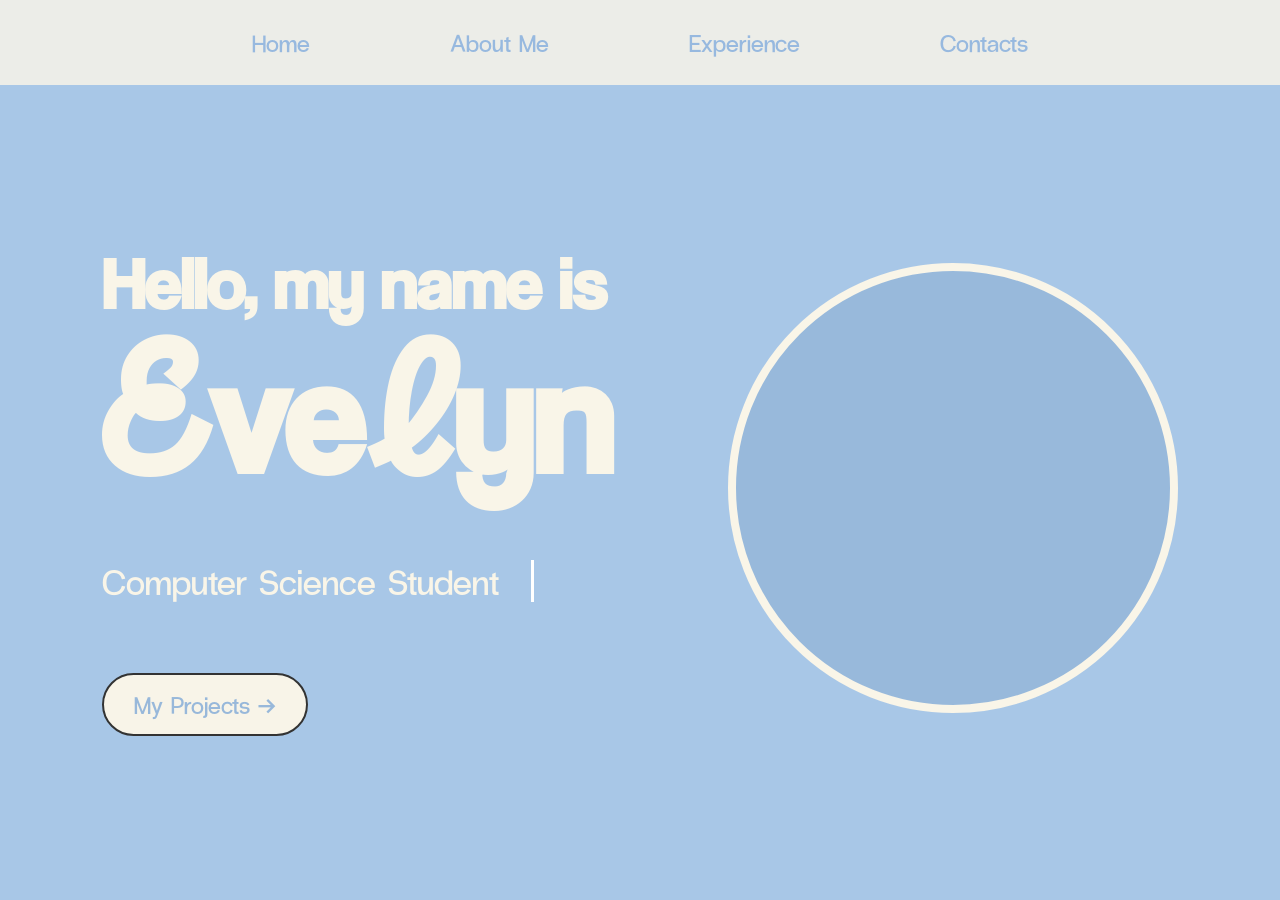
<file: index.html>
<!DOCTYPE html>
<html lang="en">

<head>
<meta charset="UTF-8">
<meta name="viewport" content="width=device-width, initial-scale=1.0">

<title>Velyn's Portfolio</title>

<link rel="stylesheet" href="style.css">

</head>

<body>

<nav class="navbar">

    <a href="index.html">Home</a>
    <a href="about.html">About Me</a>
    <a href="experience.html">Experience</a>
    <a href="contact.html">Contacts</a>

</nav>

<section class="hero">

    <div class="hero-left">

        <h2 class="intro">
            Hello, my name is
        </h2>

<h1 class="name">
    <span class="script-letter">E</span>ve<span class="script-letter">l</span>yn
</h1>
<div class="role-container">
    <p class="role">Computer Science Student</p>
</div>

        <a href="project.html" class="hero-btn">
            My Projects →
        </a>

    </div>

    <div class="hero-right">

        <div class="profile-circle">

        </div>

    </div>

</section>

<script src="script.js"></script>

</body>

</html>
</file>
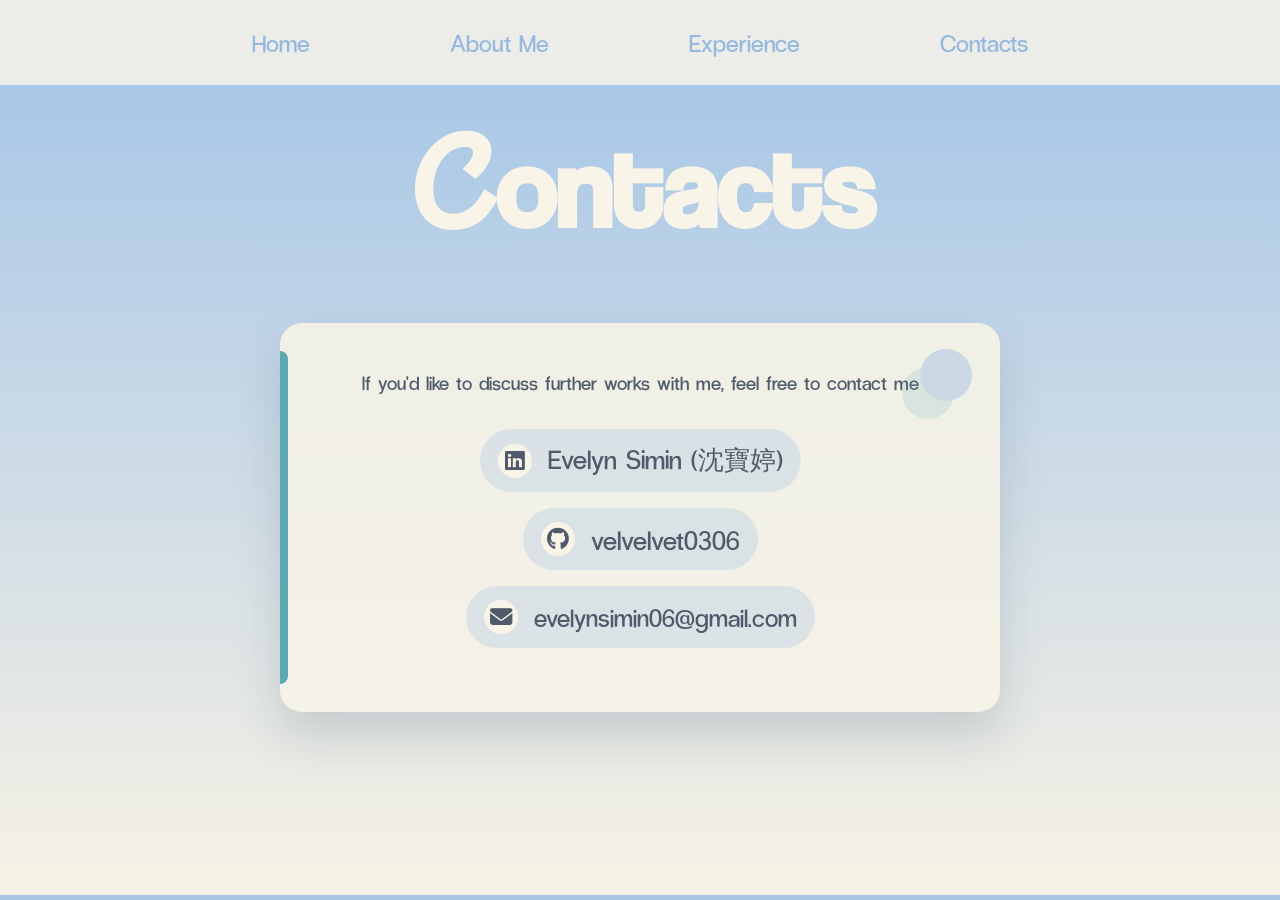
<file: contact.html>
<!DOCTYPE html>
<html lang="en">

<head>

<meta charset="UTF-8">
<meta name="viewport" content="width=device-width, initial-scale=1.0">

<title>Contacts</title>

<link rel="stylesheet" href="style.css?v=contact-title-font">
<link rel="stylesheet"
href="https://cdnjs.cloudflare.com/ajax/libs/font-awesome/6.5.2/css/all.min.css">
</head>

<body>

<nav class="navbar">

    <a href="index.html">Home</a>
    <a href="about.html">About Me</a>
    <a href="experience.html">Experience</a>
    <a href="contact.html">Contacts</a>

</nav>

<section class="contact-section">

<h2 class="contact-title">
    <span class="script-letter">C</span>ontacts
</h2>

    <div class="contact-card">

        <div class="contact-top"></div>

        <div class="contact-content">

            <p class="contact-description">
                If you'd like to discuss further works with me, feel free to contact me
            </p>

            <div class="contact-item">
    <i class="fa-brands fa-linkedin"></i>

    <a href="https://www.linkedin.com/in/evelyn-simin-%E6%B2%88%E5%AF%B6%E5%A9%B7-351b30315/" target="_blank">
         Evelyn Simin (沈寶婷)
    </a>
</div>

<div class="contact-item">
    <i class="fa-brands fa-github"></i>

    <a href="https://github.com/velvelvet0306" target="_blank">
        velvelvet0306
    </a>
</div>

<div class="contact-item">
    <i class="fa-solid fa-envelope"></i>

    <a href="mailto:evelynsimin06@gmail.com">
        evelynsimin06@gmail.com
    </a>
</div>

        </div>

    </div>

</section>

</body>
</html>
</file>
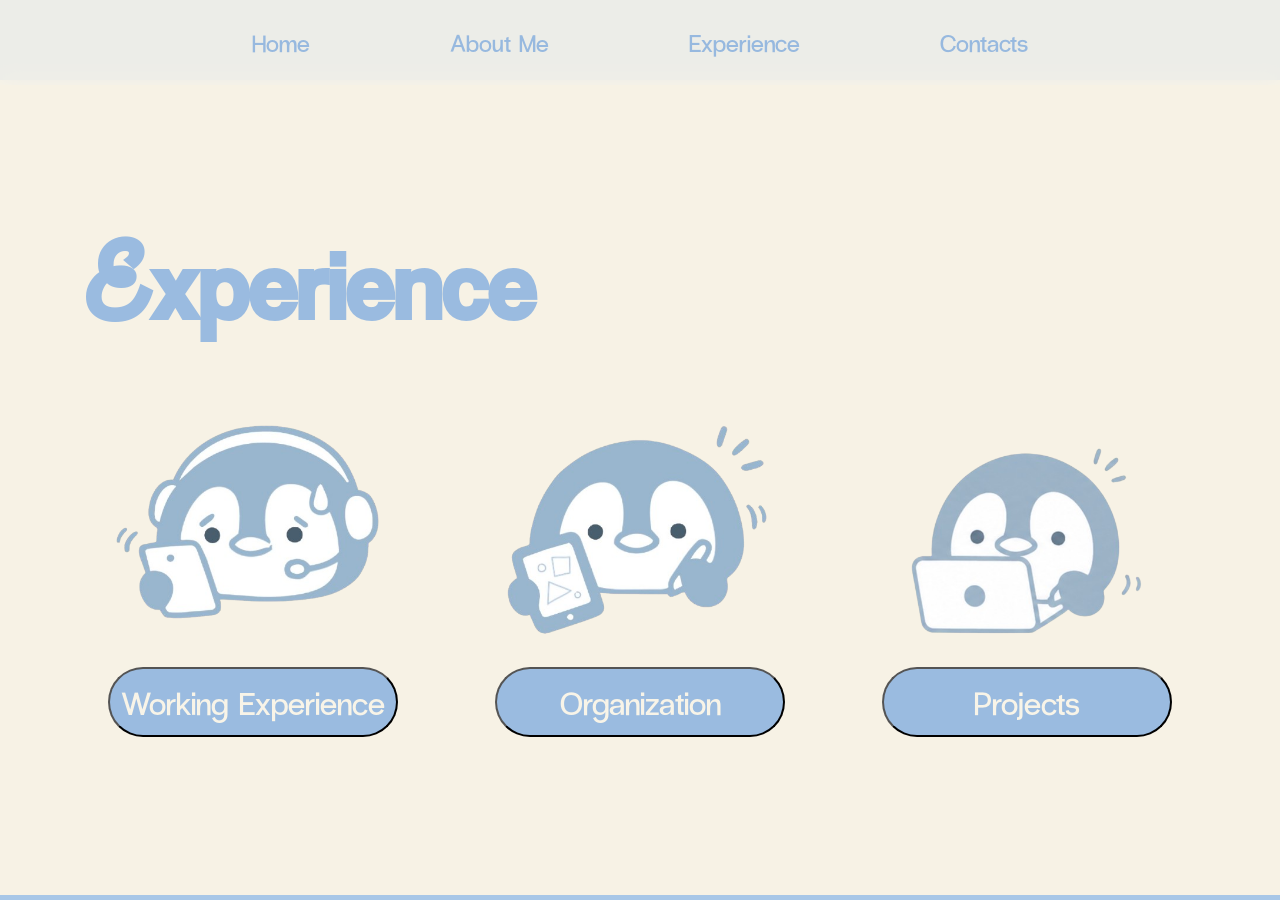
<file: experience.html>
<!DOCTYPE html>
<html lang="en">

<head>
<meta charset="UTF-8">
<meta name="viewport" content="width=device-width, initial-scale=1.0">

<title>Experience</title>

<link rel="stylesheet" href="style.css">

</head>

<body>

<nav class="navbar">

    <a href="index.html">Home</a>
    <a href="about.html">About Me</a>
    <a href="experience.html">Experience</a>
    <a href="contact.html">Contacts</a>

</nav>

<section class="experience-hub">

<h1 class="experience-title">
    <span class="script-letter">E</span>xperience
</h1>

<div class="experience-grid">

    <a href="working.html" class="experience-card">

        <img src="Pictures/penguins/work.png" alt="Working Experience">

        <button>
            Working Experience
        </button>

    </a>

    <a href="organization.html" class="experience-card">

        <img src="Pictures/penguins/organiz.png" alt="Organization Experience">

        <button>
            Organization
        </button>

    </a>

    <a href="project.html" class="experience-card">

        <img src="Pictures/penguins/project.png" alt="Projects">

        <button>
            Projects
        </button>

    </a>

</div>

</section>

</body>

</html>
</file>
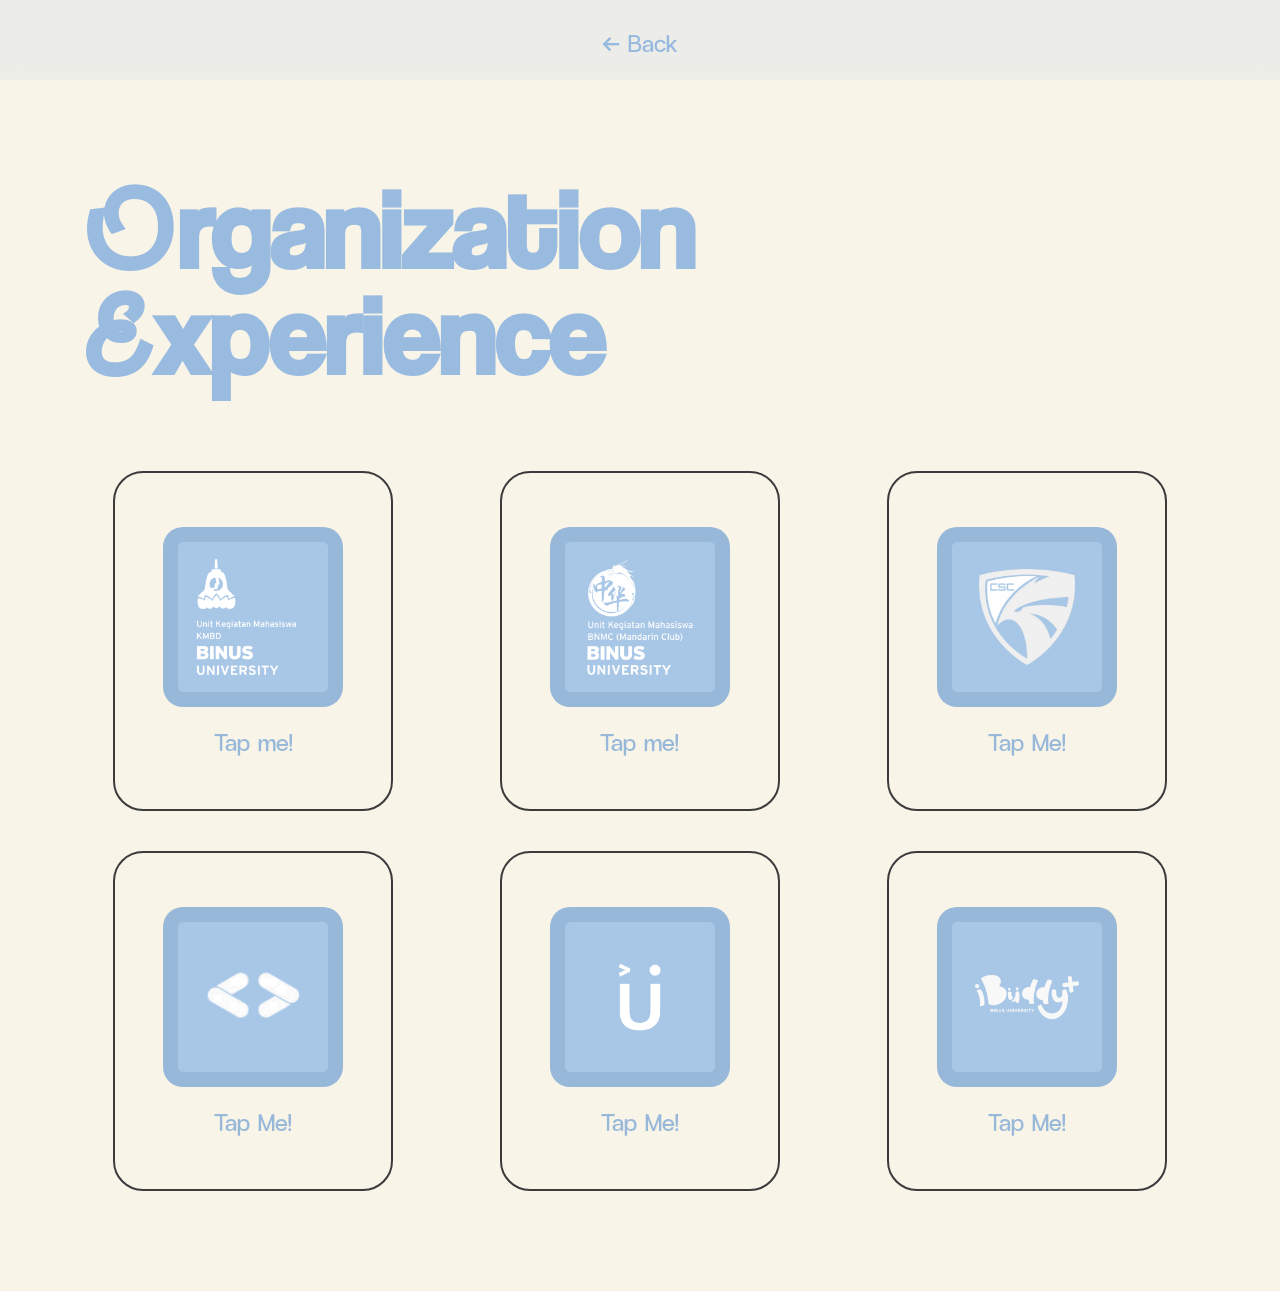
<file: organization.html>
<!DOCTYPE html>
<html lang="en">

<head>

<meta charset="UTF-8">
<meta name="viewport" content="width=device-width, initial-scale=1.0">

<title>Organization Experience</title>

<link rel="stylesheet" href="style.css">

</head>

<body>

<nav class="navbar">

    <a href="experience.html" class="back-btn">
        ← Back
    </a>

</nav>

<section id="organization">
<h1 class="exp-title">
    <span class="word">
        <span class="transcript">O</span><span class="cool">rganization</span>
    </span>

    <span class="word">
        <span class="transcript">E</span><span class="cool">xperience</span>
    </span>
</h1>

    <div class="org-grid">

        <!-- KMBD -->
        <div class="org-card">
            <div class="org-inner">

                <div class="org-front">
                    <img src="Pictures/organizations/1.png" alt="KMBD">
                    <p>Tap me!</p>
                </div>

                <div class="org-back">
                    <h3>KMBD</h3>

                    <ul>
                        <li>Dhamma & Education Staff</li>
                        <li>Design & Documentation Staff<br>Waisak Puja 2569 B.E × HUT KMBD XXXVI</li>
                        <li>Design & Documentation Staff<br>PMB × DWP 2025</li>
                        <li>Comic Illustrator<br>Majalah Gema Dhammavaddhana Issue 68</li>
                        <li>Design & Documentation Coordinator<br>DV Social 2025</li>
                        <li>Design & Documentation Coordinator<br>Vesak Theater 2026</li>
                    </ul>

                </div>

            </div>
        </div>

        <!-- BNMC -->
        <div class="org-card">
            <div class="org-inner">

                <div class="org-front">
                    <img src="Pictures/organizations/4.png" alt="BNMC">
                    <p>Tap me!</p>
                </div>

                <div class="org-back">
                    <h3>BNMC</h3>

                    <ul>
                        <li>Creative Design Activist</li>
                        <li>Design, Documentation & Decoration Staff<br>Chinese New Year Celebration 2026</li>
                        <li>Treasurer<br>Day of Culture BNMC × KMBK 2026</li>
                        <li>Vice Project Manager<br>EXPO x Welcoming Party BNMC 2026</li>
                    </ul>

                </div>

            </div>
        </div>

        <!-- CSC -->
        <div class="org-card">
            <div class="org-inner">

                <div class="org-front">
                    <img src="Pictures/organizations/5.png" alt="CSC">
                    <p>Tap Me!</p>
                </div>

                <div class="org-back">
                    <h3>CSC</h3>

                    <ul>
                        <li>Media & Publication Activist</li>
                        <li>Project Manager<br>HUT CSC 2026</li>
                    </ul>

                </div>

            </div>
        </div>

        <!-- GDGoC -->
        <div class="org-card">
            <div class="org-inner">

                <div class="org-front">
                    <img src="Pictures/organizations/3.png" alt="GDGoC">
                    <p>Tap Me!</p>
                </div>

                <div class="org-back">
                    <h3>GDGoC BINTER</h3>

                    <ul>
                        <li>Publication Core Team Member 2025/2026</li>
                        <li>Creative Team<br>Build with AI × JuaraVibeCoding</li>
                    </ul>

                </div>

            </div>
        </div>

        <!-- UREEKA -->
        <div class="org-card">
            <div class="org-inner">

                <div class="org-front">
                    <img src="Pictures/organizations/6.png" alt="UREEKA">
                    <p>Tap Me!</p>
                </div>

                <div class="org-back">
                    <h3>UREEKA</h3>

                    <ul>
                        <li>Design & Content Core Team Member 2026</li>
                    </ul>

                </div>

            </div>
        </div>

        <!-- iBuddy -->
        <div class="org-card">
            <div class="org-inner">

                <div class="org-front">
                    <img src="Pictures/organizations/2.png" alt="iBuddy">
                    <p>Tap Me!</p>
                </div>

                <div class="org-back">
                    <h3>iBuddy+</h3>

                    <ul>
                        <li>EchoWorks Team Member</li>
                        <li>Design & Publication Division 2026</li>
                    </ul>

                </div>

            </div>
        </div>

    </div>
</section>

</body>
</html>
</file>
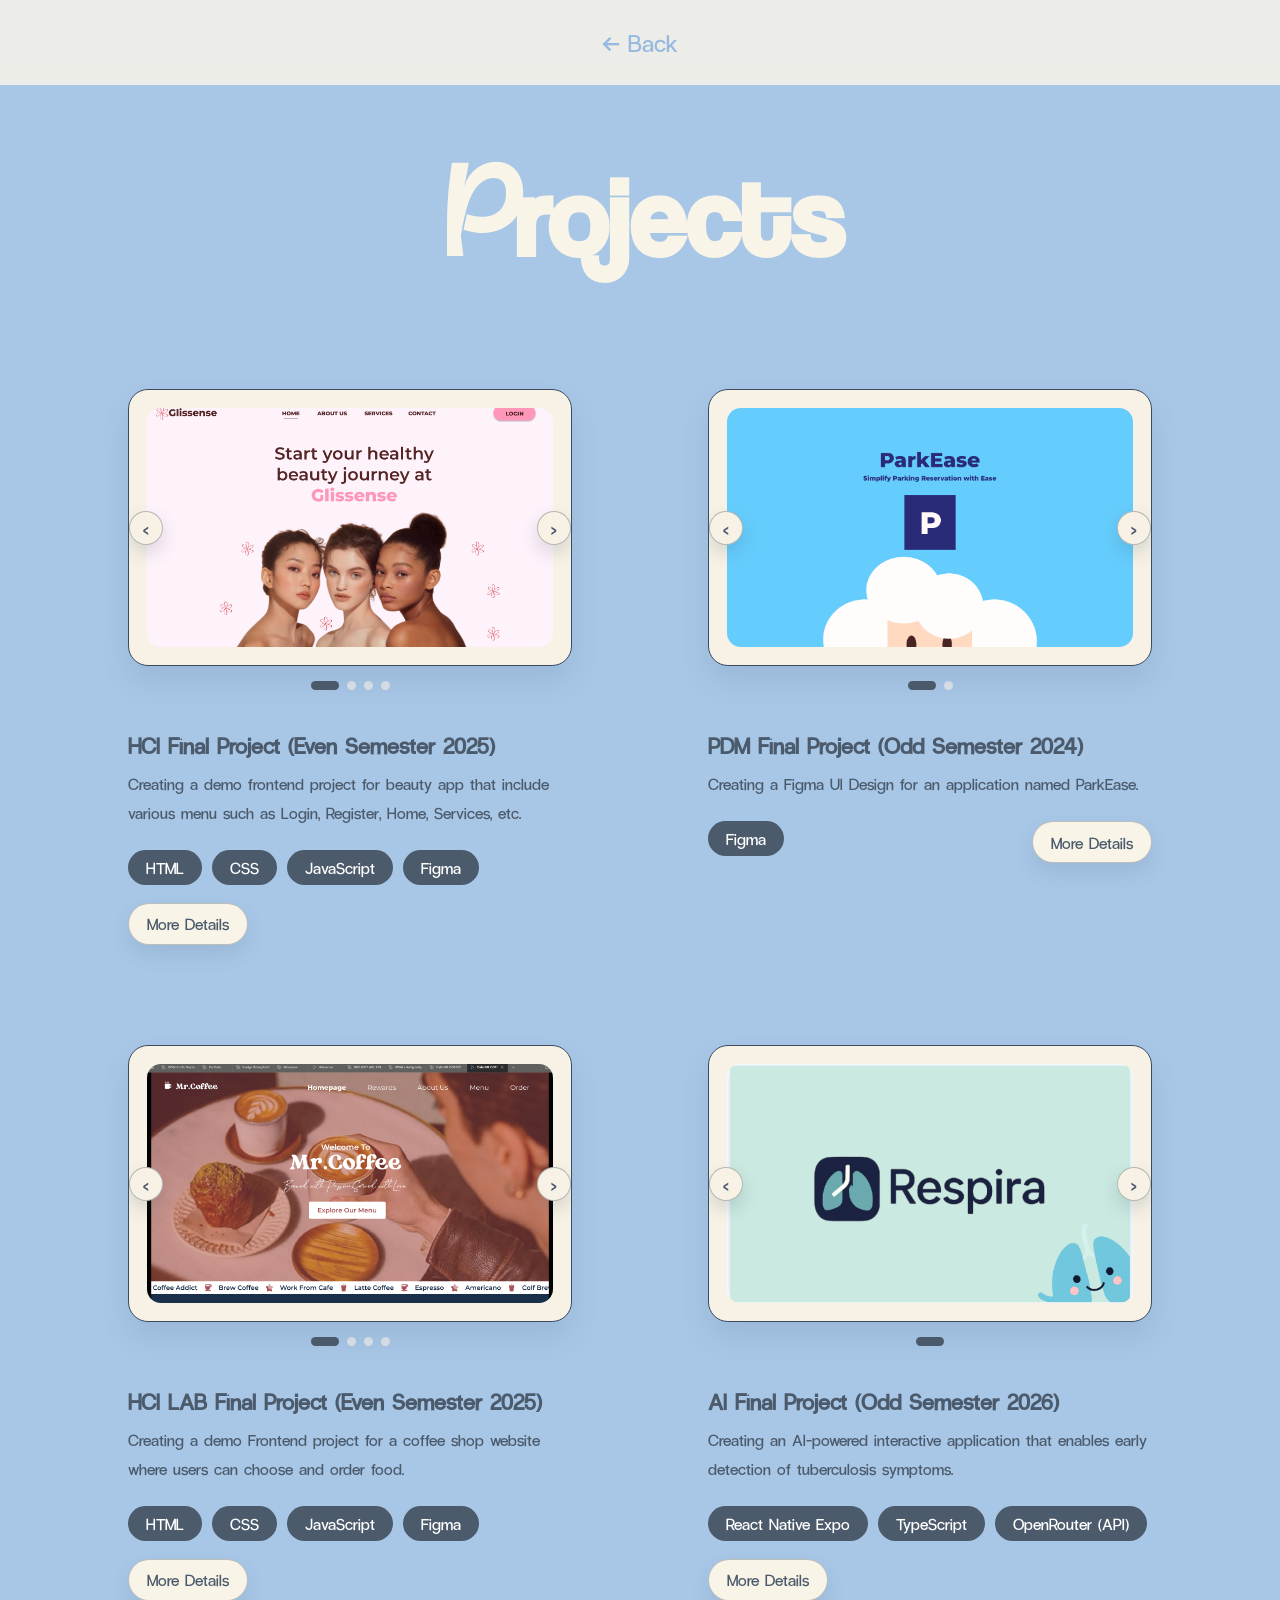
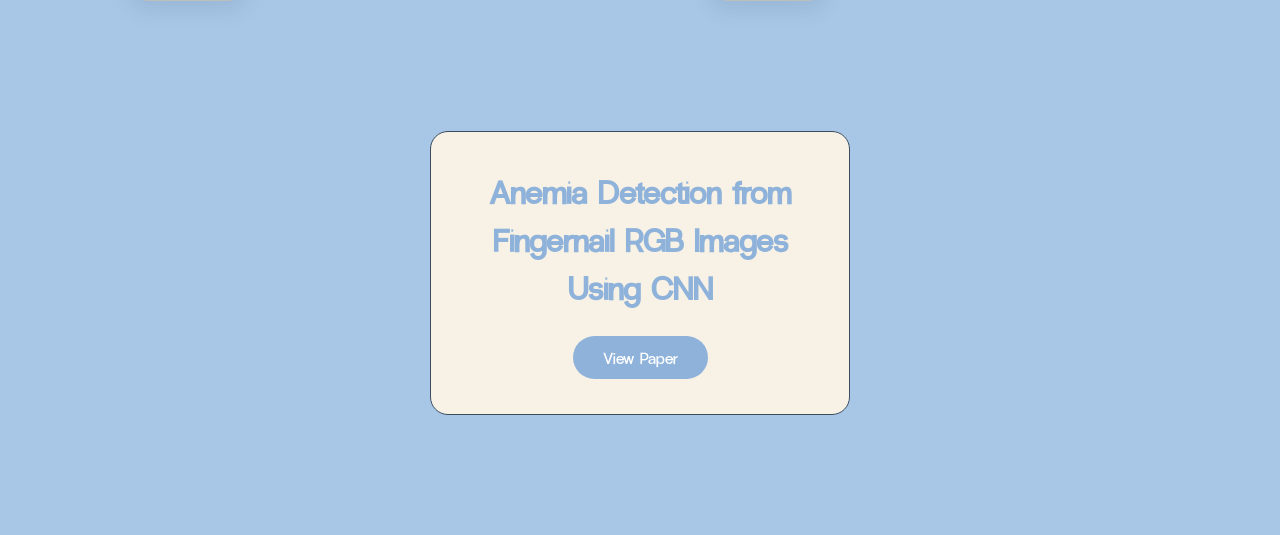
<file: project.html>
<!DOCTYPE html>
<html lang="en">

<head>

<meta charset="UTF-8">
<meta name="viewport" content="width=device-width, initial-scale=1.0">

<title>Projects</title>

<link rel="stylesheet" href="style.css">


</head>

<body>

<nav class="navbar">

    <a href="experience.html" class="back-btn">
        ← Back
    </a>

</nav>

<section id="projects" class="projects-section">

<h1 class="project-title">
    <span class="transcript">P</span><span class="cool">rojects</span>
</h1>

    <div class="projects-grid">

<!-- PROJECT 1 -->

<div class="project-card">

    <div class="project-preview">

        <button class="slider-btn prev" type="button" aria-label="Previous image">‹</button>

        <div
            class="gallery-track"
            data-images="Pictures/projects/glissense.png|Pictures/projects/glissense2.jpg|Pictures/projects/glissense3.jpg|Pictures/projects/glissense4.jpg">
        </div>

        <button class="slider-btn next" type="button" aria-label="Next image">›</button>

    </div>

    <div class="dots" aria-label="Gallery slides"></div>

    <div class="project-info">
        <h3>HCI Final Project (Even Semester 2025)</h3>

        <p>
            Creating a demo frontend project for beauty app
            that include various menu such as Login,
            Register, Home, Services, etc.
        </p>

        <div class="project-footer">
            <div class="tags">
                <span>HTML</span>
                <span>CSS</span>
                <span>JavaScript</span>
                <span>Figma</span>
            </div>

            <a href="https://github.com/wrzzb/Glissense" class="details-btn">
                More Details
            </a>
        </div>
    </div>
    
</div>

        <!-- PROJECT 2 -->

        <div class="project-card">

            <div class="project-preview">
                <button class="slider-btn prev" type="button" aria-label="Previous image">‹</button>

                <div
                    class="gallery-track"
                    data-images="Pictures/projects/ParkEase.png|Pictures/projects/parkease2.png">
                </div>

                <button class="slider-btn next" type="button" aria-label="Next image">›</button>
            </div>

            <div class="dots" aria-label="Gallery slides"></div>

            <div class="project-info">
                <h3>PDM Final Project (Odd Semester 2024)</h3>

                <p>
                    Creating a Figma UI Design for an application
                    named ParkEase.
                </p>

                <div class="project-footer">
                    <div class="tags">
                        <span>Figma</span>
                    </div>

                    <a href="https://www.figma.com/design/lkVOal0PlVlsSUXTpwdekx/PROJECT-AOL-PDM?node-id=0-1&t=G5XWqwxB03bNkCI5-1" class="details-btn">
                        More Details
                    </a>
                </div>
            </div>

        </div>

        <!-- PROJECT 3 -->

        <div class="project-card">

            <div class="project-preview">
                <button class="slider-btn prev" type="button" aria-label="Previous image">‹</button>

                <div
                    class="gallery-track"
                    data-images="Pictures/projects/mr.png|Pictures/projects/mrcoffee2.jpg|Pictures/projects/mrcoffee3.jpg|Pictures/projects/mrcoffee4.jpg">
                </div>

                <button class="slider-btn next" type="button" aria-label="Next image">›</button>
            </div>

            <div class="dots" aria-label="Gallery slides"></div>

            <div class="project-info">
                <h3>HCI LAB Final Project (Even Semester 2025)</h3>

                <p>
                    Creating a demo Frontend project for a coffee
                    shop website where users can choose and order food.
                </p>

                <div class="project-footer">
                    <div class="tags">
                        <span>HTML</span>
                        <span>CSS</span>
                        <span>JavaScript</span>
                        <span>Figma</span>
                    </div>

                    <a href="https://www.figma.com/design/SgGjZzqNDa4bXyuACHZxSY/Cafe-MR.COFFEE?node-id=0-1&t=f9ORpq3ETy5aGP31-1" class="details-btn">
                        More Details
                    </a>
                </div>
            </div>

        </div>

        <!-- PROJECT 4 -->

        <div class="project-card">

            <div class="project-preview">
                <button class="slider-btn prev" type="button" aria-label="Previous image">‹</button>

                <div
                    class="gallery-track"
                    data-images="Pictures/projects/respira.png">
                </div>

                <button class="slider-btn next" type="button" aria-label="Next image">›</button>
            </div>

            <div class="dots" aria-label="Gallery slides"></div>

            <div class="project-info">
                <h3>AI Final Project (Odd Semester 2026)</h3>

                <p>
                    Creating an AI-powered interactive application
                    that enables early detection of tuberculosis symptoms.
                </p>

                <div class="project-footer">
                    <div class="tags">
                        <span>React Native Expo</span>
                        <span>TypeScript</span>
                        <span>OpenRouter (API)</span>
                    </div>

                    <a href="https://drive.google.com/file/d/1Ojtt9wznq2GyHjV423PpOI84uyebBT-W/view" class="details-btn">
                        More Details
                    </a>
                </div>
            </div>

        </div>

    </div>

    <!-- PAPER -->

    <div class="paper-card">

        <h3>
            Anemia Detection from
            Fingernail RGB Images
            Using CNN
        </h3>

        <a href="Pictures/projects/final (4).pdf" class="paper-btn">
            View Paper
        </a>

    </div>


</section>
<script src="script.js"></script>
</body>
</html>
</file>
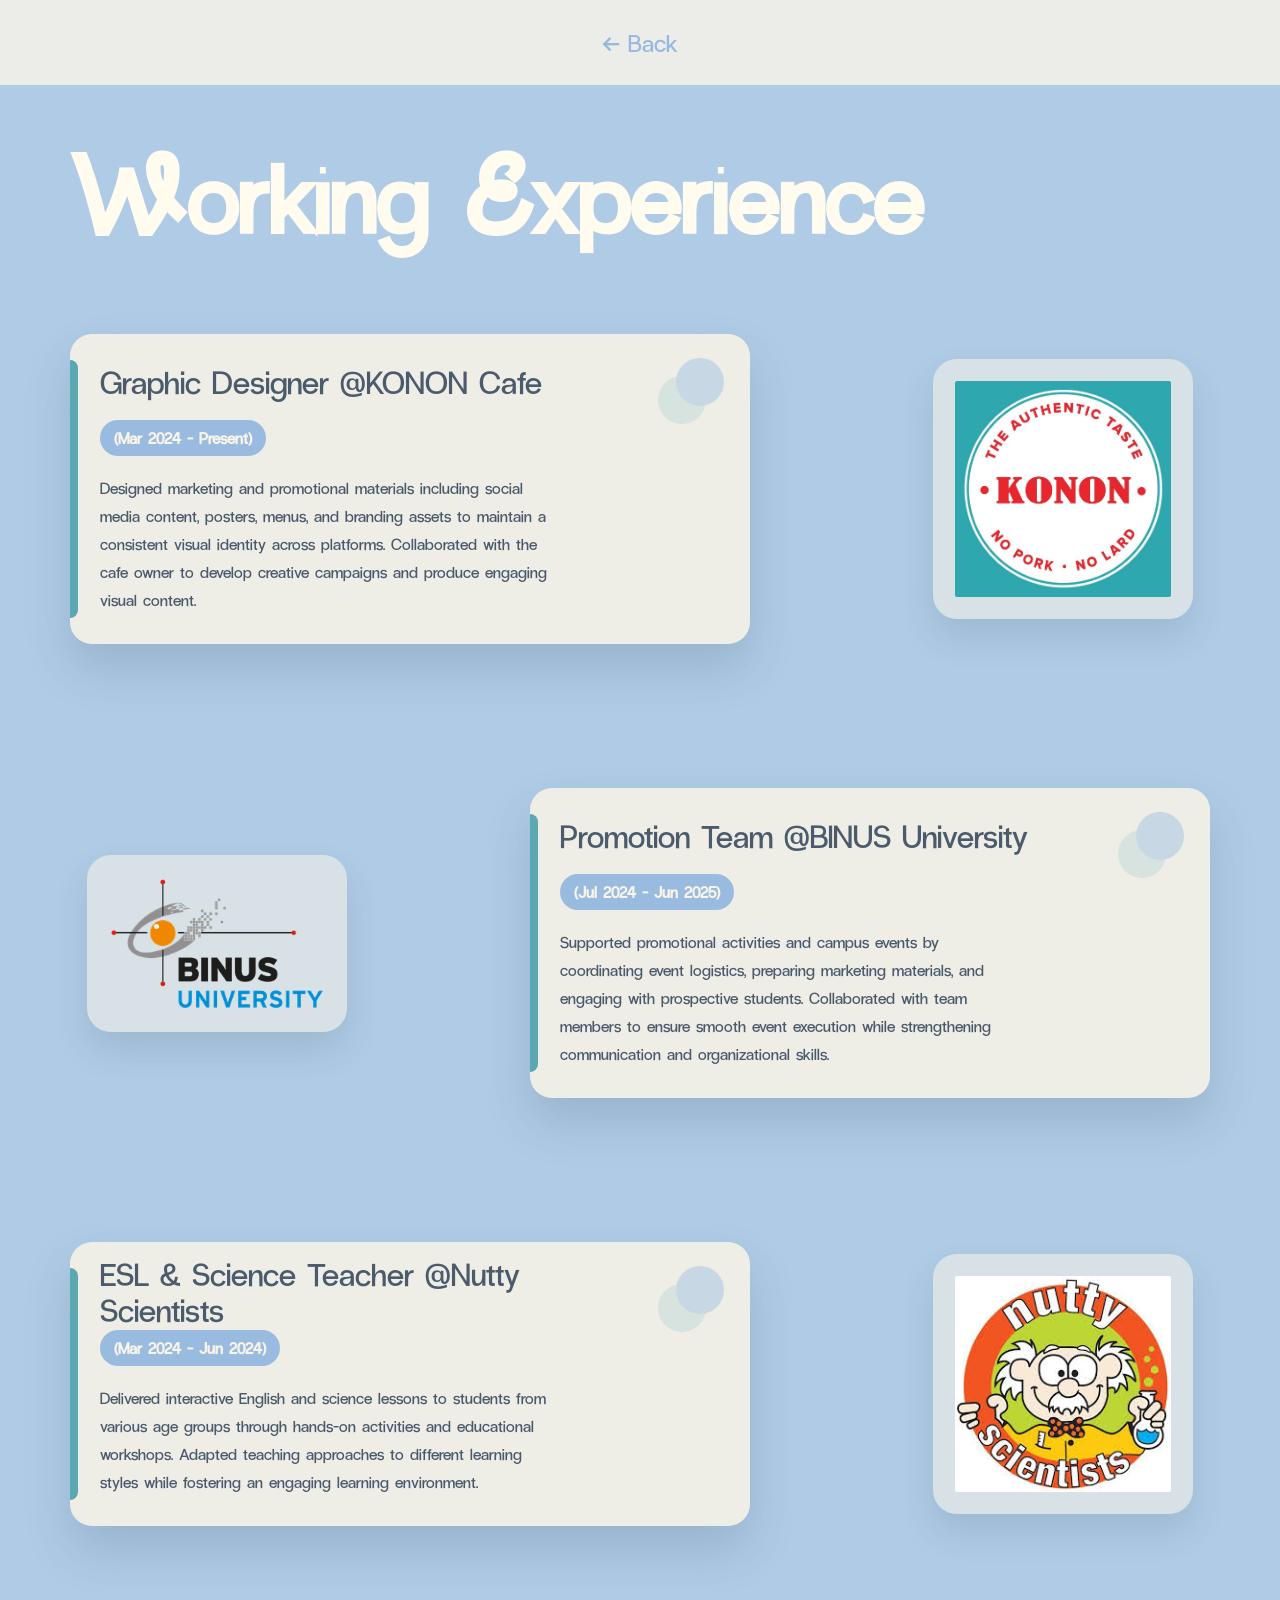
<file: working.html>
<!DOCTYPE html>
<html lang="en">

<head>
<meta charset="UTF-8">
<meta name="viewport" content="width=device-width, initial-scale=1.0">

<title>Working Experience</title>

<link rel="stylesheet" href="style.css?v=working-title-font">

</head>

<body>

<nav class="navbar">

    <a href="experience.html" class="back-btn">
        ← Back
    </a>

</nav>

<section id="working-experience">
<h1 class="working-title">
    <span class="script-letter">W</span>orking
    <span class="script-letter">E</span>xperience
</h1>

    <div class="experience-container">

        <!-- KONON -->

        <div class="experience-row">

            <div class="experience-card">
                <div class="card-header">
                    Graphic Designer @KONON Cafe
                </div>

                <div class="card-content">

                    <h4>(Mar 2024 - Present)</h4>

                    <p>
                        Designed marketing and promotional materials including
                        social media content, posters, menus, and branding assets
                        to maintain a consistent visual identity across platforms.
                        Collaborated with the cafe owner to develop creative
                        campaigns and produce engaging visual content.
                    </p>

                </div>
            </div>

            <img src="work logo/image (4).png" alt="KONON" class="company-logo">

        </div>

        <div class="connector"></div>

        <!-- BINUS -->

        <div class="experience-row reverse">

            <img src="work logo/image (3).png" alt="BINUS" class="company-logo">

            <div class="experience-card">
                <div class="card-header">
                    Promotion Team @BINUS University
                </div>

                <div class="card-content">

                    <h4>(Jul 2024 - Jun 2025)</h4>

                    <p>
                        Supported promotional activities and campus events by
                        coordinating event logistics, preparing marketing materials,
                        and engaging with prospective students. Collaborated with
                        team members to ensure smooth event execution while
                        strengthening communication and organizational skills.
                    </p>

                </div>
            </div>

        </div>

        <div class="connector reverse-connector"></div>

        <!-- NUTTY -->

        <div class="experience-row">

            <div class="experience-card">
                <div class="card-header">
                    ESL & Science Teacher @Nutty Scientists
                </div>

                <div class="card-content">

                    <h4>(Mar 2024 - Jun 2024)</h4>

                    <p>
                        Delivered interactive English and science lessons to
                        students from various age groups through hands-on
                        activities and educational workshops. Adapted teaching
                        approaches to different learning styles while fostering
                        an engaging learning environment.
                    </p>

                </div>
            </div>

            <img src="work logo/image (2).png" alt="Nutty Scientists" class="company-logo">

        </div>

    </div>


</section>

</body>
</html>
</file>
<file: style.css>
/* ===========================
   FONTS
=========================== */

@font-face {
    font-family: "RadioGrotesk";
    src: url("fonts/RadioGrotesk-Regular.otf");
    font-weight:400;
    font-style:normal;
    font-display:swap;
}

@font-face {
    font-family: "Coolvetica";
    src: url("fonts/Coolvetica Rg.otf");
    font-weight:400;
    font-style:normal;
    font-display:swap;
}

@font-face {
    font-family: "Transforma Script";
    src: url("fonts/TransformaScript-Medium.ttf");
    font-weight:400;
    font-style:normal;
    font-display:swap;
}

.cool{
    font-family:"Coolvetica";
}



p,
span,
li{
    font-family:"RadioGrotesk";
}

/* ===========================
   RESET
=========================== */

*{
    margin:0;
    padding:0;
    box-sizing:border-box;
    font-family:"RadioGrotesk";
}

html{
    scroll-behavior:smooth;
}

body{
    background:#A8C7E7;
    overflow-x:hidden;
}

/* ===========================
   NAVBAR
=========================== */

.navbar{

    height:85px;

    background:#F4F0E1;

    display:flex;
    justify-content:center;
    align-items:center;
    gap:140px;
}

.navbar a{

    text-decoration:none;

    color:#97B9DF;

    font-family:"RadioGrotesk";
    font-size:1.5rem;

    transition:.3s;
}

.navbar a:hover{
    transform:translateY(-2px);
}

/* ===========================
   HERO
=========================== */

.hero{

    min-height:calc(100vh - 85px);

    display:flex;
    align-items:center;
    justify-content:space-between;

    padding:0 8%;
}

/* LEFT */

.hero-left{
    max-width:750px;
}

.intro{

    color:#F9F5E8;

    font-family:"RadioGrotesk";
    font-size:4.5rem;

    margin-bottom:10px;
}

.name{

    color:#F9F5E8;

    font-family:"RadioGrotesk";

    font-size:10rem;

    line-height:.9;

    margin-bottom:40px;
}

.role{

    color:#F9F5E8;

    font-family:"RadioGrotesk";
    font-size:2.2rem;

    margin-bottom:60px;
}

.hero-btn{
    display:inline-block;

    margin-top:40px;

    padding:15px 30px;

    background:#F8F4E8;

    color:#98B8DA;

    border:2px solid #333;
    border-radius:999px;

    text-decoration:none;

    font-family:"RadioGrotesk";

    font-size:1.5rem;
}

.project-btn:hover{

    transform:translateY(-4px);

    box-shadow:0 8px 15px rgba(0,0,0,.15);
}

/* RIGHT */

.hero-right{

    display:flex;
    justify-content:center;
    align-items:center;
}

.profile-circle{

    width:450px;
    height:450px;

    border-radius:50%;

    border:8px solid #F9F5E8;

    overflow:hidden;

    background:#98B9DB;
}

.profile-circle img{

    width:100%;
    height:100%;

    object-fit:cover;
}

/* ===========================
   RESPONSIVE
=========================== */

@media(max-width:1200px){

    .name{
        font-size:10rem;
    }

    .profile-circle{
        width:350px;
        height:350px;
    }
}

@media(max-width:900px){

    .hero{

        flex-direction:column-reverse;

        justify-content:center;

        gap:50px;

        text-align:center;

        padding:50px 5%;
    }

    .navbar{

        gap:50px;
    }

    .navbar a{
        font-size:1.3rem;
    }

    .intro{
        font-size:2.5rem;
    }

    .name{
        font-size:7rem;
    }

    .role{
        font-size:1.3rem;
    }

    .profile-circle{

        width:260px;
        height:260px;
    }
}

.about-section{
    min-height:100vh;

    display:flex;
    justify-content:center;
    align-items:flex-start;
    gap:80px;

    padding:100px 80px;

    background:linear-gradient(
        to bottom,
        #A8C7E7 0%,
        #F5F0E4 100%
    );
}

/* LEFT */

.left-column{
    width:420px;
}

.about-title{
    font-family:"RadioGrotesk";
    font-size:5rem;
    line-height:.9;

    color:#F8F4E8;

    margin-bottom:40px;
}

.polaroid-stack{
    position:relative;
    width:420px;
    height:520px;
}

.polaroid-back{

    position:absolute;

    width:300px;
    height:380px;

    background:#F5F0E4;

    border:1px solid #333;

    border-radius:40px;

    transform:rotate(8deg);

    left:120px;
    top:120px;
}

.polaroid-front{

    position:absolute;

    width:320px;
    height:420px;

    background:#F5F0E4;

    border:1px solid #333;

    border-radius:40px;

    transform:rotate(-8deg);

    padding:25px;
}

.polaroid-front img{

    width:100%;
    height:310px;

    object-fit:cover;

    border-radius:30px;

    background:#99B9DB;
}

.portfolio-gallery-card{
    width:100%;
    margin-top:70px;
    padding:18px 18px 14px;
    border-radius:22px;
    background:rgba(248, 244, 232, .86);
    box-shadow:0 22px 42px rgba(58, 76, 98, .16);
}

.portfolio-gallery-header{
    display:flex;
    align-items:center;
    justify-content:space-between;
    margin-bottom:14px;
}

.portfolio-gallery-header span{
    font-family:"RadioGrotesk";
    font-size:1.45rem;
    color:#4C5B6C;
}

.portfolio-preview{
    padding:12px;
    aspect-ratio:16 / 9;
    border-radius:18px;
}

.portfolio-preview::after{
    inset:12px;
    border-radius:12px;
}

/* RIGHT */

.right-column{
    width:700px;
}

/* ABOUT CARD */

.about-card{
    position:relative;
    overflow:visible;
    border:0;
    border-radius:22px;
    background:rgba(248, 244, 232, .88);
    margin-bottom:60px;
    padding:44px 54px 48px;
    box-shadow:0 24px 46px rgba(58, 76, 98, .18);
}

.about-card::before{
    content:"";
    position:absolute;
    left:0;
    top:28px;
    bottom:28px;
    width:8px;
    border-radius:0 999px 999px 0;
    background:#5BA8B3;
}

.about-card::after{
    content:"";
    position:absolute;
    right:28px;
    top:26px;
    width:52px;
    height:52px;
    border-radius:50%;
    background:rgba(154, 187, 224, .45);
    box-shadow:-18px 18px 0 rgba(91, 168, 179, .16);
}

.about-card .card-header{
    display:none;
}

.card-header{
    height:40px;
    background:#98B8DA;
    border-bottom:1px solid #333;
}

.card-body{
    padding:0;
    position:relative;
    z-index:1;
}

.card-body h3{

    font-family:"RadioGrotesk";
    font-size:3.5rem;

    color:#8DB3E0;

    margin-bottom:20px;
}

.card-body p{

    font-family:"RadioGrotesk";
    font-size:1.2rem;
    line-height:1.8;

    color:#4E5968;

    margin-bottom:25px;
}

/* BUTTONS */

.button-group{
    display:flex;
    gap:15px;
}

.about-btn{

    text-decoration:none;

    padding:12px 24px;

    background:#98B8DA;

    border:1px solid #333;

    border-radius:999px;

    color:#F5F0E4;

    font-family:"RadioGrotesk";
}

/* EDUCATION */

.education-title{

    font-family:"RadioGrotesk";
    font-size:4rem;

    color:#4E5968;

    margin-bottom:25px;
}

.education-item{

    display:flex;
    justify-content:space-between;
    align-items:flex-start;

    gap:30px;

    margin-bottom:40px;
}

.education-content{
    flex:1;
}

.education-content h4{

    font-family:"RadioGrotesk";
    font-size:2rem;

    color:#4E5968;

    margin-bottom:10px;
}

.education-content span{

    display:block;

    font-family:"RadioGrotesk";
    font-size:1.2rem;

    margin-bottom:15px;

    color:#4E5968;
}

.education-content p{

    font-family:"RadioGrotesk";
    font-size:1.1rem;
    line-height:1.7;

    color:#4E5968;
}

.education-item img{

    width:160px;
    height:110px;

    object-fit:cover;

    border-radius:35px;

    border:1px solid #333;
}

/* ==========================
   EXPERIENCE HUB
========================== */

.experience-hub{
    height: calc(100vh - 85px); /* 85px = navbar height */

    background:#F7F2E5;

    padding:40px 80px;

    box-sizing:border-box;

    display:flex;
    flex-direction:column;
    justify-content:center;

    overflow:hidden;
}

/* TITLE */

.experience-title{
    font-family:"RadioGrotesk";
    font-size:6rem;
    color:#9ABBE0;

    margin-top:0;
    margin-bottom:40px;

    line-height:0.9;
}

/* GRID */

.experience-grid{
    display:flex;
    justify-content:space-between;
    align-items:flex-start;
    gap:40px;
}

/* CARD */

.experience-card{
    display:flex;
    flex-direction:column;
    align-items:center;
    text-decoration:none;
}

.experience-card img{
    width:340px;
    height:auto;

    transition:.3s ease;
}

.experience-card:hover img{
    transform:translateY(-10px) scale(1.03);
}

/* BUTTON */

.experience-card button{

    margin-top:25px;

    width:290px;
    height:70px;

    border-radius:999px;


    background:#9ABBE0;

    color:#F8F4E8;

    font-family:"RadioGrotesk";
    font-size:2rem;

    cursor:pointer;

    transition:.3s ease;
}

.experience-card:hover button{
    transform:translateY(-3px);
}

/* ============================
   WORKING EXPERIENCE
============================ */


#working-experience{
    background:#AFCBE5;
    padding:100px 70px;
}

.working-title{
    font-family:"RadioGrotesk";
    font-size:6rem;
    color:#FFFBEF;
    margin-bottom:60px;
    line-height:0.9;
}

.script{
    font-family:"RadioGrotesk";
}

.experience-container{
    width:100%;
}

.experience-row{
    display:flex;
    justify-content:space-between;
    align-items:center;
    margin-bottom:40px;
}

.experience-row.reverse{
    flex-direction:row;
}

/* CARD */

.experience-card{
    width:540px;
    background:#F8F4E8;
   
}

.card-header{
    background:#98B8DA;

    width:100%;

    padding:15px 20px;

    box-sizing:border-box;

    color:#FFFBEF;

    font-family:"RadioGrotesk";
    font-size:2rem;

    border-bottom:1px solid #444;
}

.card-content{
    padding:15px 20px;
}

.card-content h4{
    font-family:"RadioGrotesk";
    font-weight:700;
    color:#4F5B6A;
    margin-bottom:10px;
}

.card-content p{
    font-family:"RadioGrotesk";
    color:#5A6573;
    line-height:1.8;
    text-align:justify;
}

/* LOGOS */

.company-logo{
    width:250px;
    object-fit:contain;
}



/* RESPONSIVE */

@media(max-width:900px){

    .working-title{
        font-size:4rem;
        text-align:center;
    }

    .experience-row,
    .experience-row.reverse{

        flex-direction:column;

        gap:25px;
    }

    .experience-card{
        width:100%;
    }

    .company-logo{
        width:180px;
    }

    .connector,
    .reverse-connector{
        display:none;
    }
}
/* CARD */

.experience-card{

    width:540px;

    background:#F7F2E5;

}

.card-header{

    background:#98B8DA;

    color:#F8F4E8;

    padding:15px;

    font-family:"RadioGrotesk";
    font-size:2rem;

    border-bottom:1px solid #3d4d5f;
}

.card-content{

    padding:18px;
}

.card-content h4{

    font-family:"RadioGrotesk";
    font-size:1.4rem;

    color:#4B5A6B;

    margin-bottom:10px;
}

.card-content p{

    font-family:"RadioGrotesk";
    line-height:1.8;

    color:#4B5A6B;
}

/* LOGO */

.logo-container{

    width:280px;

    display:flex;
    justify-content:center;
    align-items:center;
}

.logo-container img{

    width:220px;
    height:auto;

    object-fit:contain;

    transition:.3s;
}

.logo-container img:hover{
    transform:scale(1.05);
}

.projects-section{

    background:#A8C7E7;

    padding:80px 70px 120px;
}

.projects-title{

    font-family:"RadioGrotesk";
    font-size:6rem;

    color:#F8F4E8;

    margin-bottom:50px;
}

/* GRID */

.projects-grid{

    display:grid;

    grid-template-columns:
    repeat(2, 1fr);

    gap:60px 40px;
}

/* CARD */

.project-card{
    max-width:500px;
}

.project-preview{

    position:relative;

    background:#F7F2E5;

    border:1px solid #3c4c5f;

    border-radius:20px;

    padding:18px;
}

.project-preview img{

    width:100%;
    height:250px;

    object-fit:cover;
}

/* BUTTONS */

.slider-btn{

    position:absolute;

    top:50%;
    transform:translateY(-50%);

    width:34px;
    height:34px;

    border:none;
    border-radius:50%;

    background:#F7F2E5;

    cursor:pointer;

    font-size:1.4rem;
}

.left{
    left:-18px;
}

.right{
    right:-18px;
}





/* TEXT */

.project-card h3{

    font-family:"RadioGrotesk";
    font-size:1.4rem;

    color:#4C5B6C;

    margin-bottom:12px;
}

.project-card p{

    font-family:"RadioGrotesk";
    line-height:1.8;

    color:#4C5B6C;

    margin-bottom:18px;
}

/* TAGS */

.tags{

    display:flex;
    flex-wrap:wrap;

    gap:10px;
}

.tags span{

    background:#4C5B6C;

    color:white;

    padding:8px 18px;

    border-radius:999px;

    font-family:"RadioGrotesk";
}

/* PAPER */

.paper-card{

    width:420px;

    margin:100px auto 0;

    background:#F7F2E5;

    border:1px solid #3c4c5f;

    border-radius:18px;

    padding:35px;

    text-align:center;
}

.paper-card h3{

    font-family:"RadioGrotesk";
    font-size:2rem;

    color:#8FB2DB;

    line-height:1.5;

    margin-bottom:25px;
}

.paper-btn{

    display:inline-block;

    padding:12px 30px;

    border-radius:999px;

    background:#8FB2DB;

    color:white;

    text-decoration:none;

    font-family:"RadioGrotesk";
}

.projects-grid{
    display:grid;

    grid-template-columns:repeat(2, 500px);

    justify-content:center;

    gap:70px 80px;
}

.project-card{
    width:500px;
}

.project-info{
    padding:12px 0 0;
}

.project-info h3{
    margin-top:8px;
}

.project-footer{
    display:flex;
    align-items:flex-start;
    justify-content:space-between;
    flex-wrap:wrap;
    gap:18px;
    margin-top:22px;
}

.details-btn{
    flex:0 0 auto;
    display:inline-flex;
    align-items:center;
    justify-content:center;
    min-height:42px;
    padding:10px 18px;
    border-radius:999px;
    background:#F8F4E8;
    border:1px solid rgba(76, 91, 108, .35);
    color:#4C5B6C;
    text-decoration:none;
    font-family:"RadioGrotesk";
    font-size:1rem;
    box-shadow:0 10px 20px rgba(60, 76, 95, .12);
    transition:transform .25s ease, box-shadow .25s ease, background-color .25s ease, color .25s ease;
}

.details-btn:hover{
    transform:translateY(-3px);
    background:#9ABBE0;
    color:#F8F4E8;
    box-shadow:0 14px 26px rgba(60, 76, 95, .18);
}

.contact-section{
    position:relative;

    padding:180px 0 120px;

    background:linear-gradient(
        to bottom,
        #A8C7E7 0%,
        #F7F2E5 100%
    );

    display:flex;
    justify-content:center;
}

/* TITLE */

.contact-title{

    position:absolute;

    top:40px;
    left:50%;

    transform:translateX(-50%);

    font-family:"RadioGrotesk";
    font-size:7rem;

    color:#F8F4E8;

    z-index:10;

    white-space:nowrap;
    
}

html{
    scroll-behavior: smooth;
}

#organization{
    background:#F8F4E8;
    padding:100px 80px;
}

.exp-title{
    font-family:"Coolvetica";
    font-size:7rem;
    color:#9ABBE0;
    line-height:0.8;
    margin-bottom:80px;
    
}

.transcript{
    font-family:"Transforma Script";

    font-size:1em;      /* same size as parent */
    color:inherit;      /* inherit blue color */
    line-height:inherit;

    display:inline-block;
}

.org-grid{
    display:grid;
    grid-template-columns:repeat(3, 1fr);
    gap:40px;
    justify-items:center;
}

.org-card{
    width:280px;
    height:340px;
    perspective:1000px;
}

.org-inner{
    position:relative;
    width:100%;
    height:100%;

    transition:transform .8s;
    transform-style:preserve-3d;
}

/* Hover Flip */

.org-card:hover .org-inner{
    transform:rotateY(180deg);
}

/* Click Flip */

.org-inner.flipped{
    transform:rotateY(180deg);
}

.org-front,
.org-back{

    position:absolute;

    width:100%;
    height:100%;

    border-radius:30px;

    backface-visibility:hidden;
    -webkit-backface-visibility:hidden;

    overflow:hidden;

    border:2px solid #3b3b3b;
}

/* FRONT */

.org-front{

    background:#F8F4E8;

    display:flex;
    flex-direction:column;

    justify-content:center;
    align-items:center;

    gap:20px;
}

.org-front img{

    width:180px;
    height:180px;

    object-fit:contain;

    background:#98B8DA;

    border-radius:20px;

    padding:15px;
}

.org-front p{

    font-family:"RadioGrotesk";
    font-size:1.5rem;

    color:#98B8DA;
}

/* BACK */

.org-back{

    background:#98B8DA;

    color:white;

    transform:rotateY(180deg);

    padding:20px;

    overflow-y:auto;
}

.org-back h3{

    text-align:center;

    margin-bottom:15px;

    font-family:"RadioGrotesk";
}

.org-back ul{

    padding-left:18px;

    line-height:1.6;

    font-family:"RadioGrotesk";
    font-size:.85rem;
}

.org-back li{
    margin-bottom:10px;
}

/* Mobile */

@media(max-width:900px){

    .org-grid{
        grid-template-columns:1fr;
    }

    .org-title{
        font-size:3rem;
    }
}

.role-container{
    height:3rem;
    width:24ch;
    margin-bottom:25px;
}
.role{
    overflow:hidden;
    white-space:nowrap;
    border-right:3px solid white;

    width:0;
    margin:0;

animation:
    typing 3s steps(24,end) forwards,
    blink .7s step-end infinite;
}

@keyframes typing{
    to{
        width:24ch;
    }
}

@keyframes blink{
    50%{
        border-color:transparent;
    }
}

.hero-btn:hover,
.about-btn:hover{

    transform:scale(1.05);

    transition:0.5s;
}



/* =====================
   CONTACT SECTION
===================== */

.contact-section{
    min-height: calc(100vh - 85px);

    display: flex;
    flex-direction: column;

    justify-content: center;
    align-items: center;
}

    position:relative;
    display:flex;
    flex-direction:column;
    align-items:center;
    justify-content:center;
    min-height:100vh;
;
}

/* TITLE */

.contact-title{
margin-bottom:-30px;

    font-family:"RadioGrotesk";
    font-size:7rem;

    color:#F8F4E8;

    z-index:2;
}

/* CARD */

.contact-card{

    width:min(720px, 92vw);

    background:rgba(248, 244, 232, .88);

    border:0;
    border-radius:22px;

    position:relative;

    padding:44px 54px 48px;

    box-sizing:border-box;
    overflow:visible;
    box-shadow:0 24px 46px rgba(58, 76, 98, .18);
}

.contact-card::before{
    content:"";
    position:absolute;
    left:0;
    top:28px;
    bottom:28px;
    width:8px;
    border-radius:0 999px 999px 0;
    background:#5BA8B3;
}

.contact-card::after{
    content:"";
    position:absolute;
    right:28px;
    top:26px;
    width:52px;
    height:52px;
    border-radius:50%;
    background:rgba(154, 187, 224, .45);
    box-shadow:-18px 18px 0 rgba(91, 168, 179, .16);
}

/* BLUE BAR */

.contact-top{
    display:none;
}

/* CONTENT */

.contact-content{

    padding:0;

    display:flex;
    flex-direction:column;
    align-items:flex-start;
}

.contact-description{

    font-family:"RadioGrotesk";

    font-size:1.2rem;

    color:#4F5B6A;

    text-align:left;

    line-height:1.7;

    margin-bottom:30px;

    max-width:560px;
}

/* CONTACT ITEM */

.contact-item{

    display:flex;
    align-items:center;

    gap:16px;

    margin-bottom:16px;

    width:100%;
    max-width:520px;
    padding:14px 18px;
    border-radius:999px;
    background:rgba(154, 187, 224, .28);
    transition:transform .25s ease, background-color .25s ease, box-shadow .25s ease;
}

.contact-item:hover{
    transform:translateX(6px);
    background:rgba(154, 187, 224, .42);
    box-shadow:0 12px 24px rgba(58, 76, 98, .12);
}

.contact-item i{

    font-size:1.4rem;

    color:#4F5B6A;

    width:34px;
    height:34px;
    display:grid;
    place-items:center;
    border-radius:50%;
    background:#F8F4E8;
}

.contact-item a{

    text-decoration:none;

    color:#4F5B6A;

    font-family:"RadioGrotesk";

    font-size:1.65rem;

    transition:0.3s;
}

.contact-item a:hover{

    color:#9ABBE0;
}

/* EMAIL */

.contact-item:last-child a{

    font-size:1.55rem;
}

/* RESPONSIVE */

@media(max-width:900px){

    .contact-card{
        width:100%;
        padding:34px 26px 34px;
    }

    .contact-title{
        font-size:5rem;
    }

    .contact-item a{
        font-size:1.5rem;
    }

    .contact-item:last-child a{
        font-size:1.3rem;
    }
}

.contact-card{
    transition:transform .3s ease, box-shadow .3s ease;
}

.contact-card:hover{
    transform:translateY(-6px);
    box-shadow:0 30px 54px rgba(58, 76, 98, .2);
}

.contact-page{
    overflow:hidden;
}

.contact-item{
    display:flex;
    align-items:center;
    gap:16px;
}

.contact-item i{
    font-size:1.4rem;
    color:#4F5B6A;
    width:34px;
    text-align:center;
}

body{
    animation:slideIn .6s ease;
}

body{
    opacity:0;
    animation:fadeIn .5s forwards;
}

body.fade-out{
    opacity:0;
    transition:.3s;
}

@keyframes fadeIn{
    from{
        opacity:0;
    }

    to{
        opacity:1;
    }
}

.dots{
    display:flex;
    justify-content:center;
    gap:8px;
    margin:15px 0;
}

.dots span{
    width:10px;
    height:10px;
    border-radius:50%;
    background:#D9D9D9;
}

.dots span.active{
    background:#9ABBE0;
}

/* =====================
   POLISHED INTERACTIONS
===================== */

body{
    animation:pageRise .55s ease forwards;
}

.navbar,
.about-card,
.experience-card,
.project-card,
.paper-card,
.contact-card,
.polaroid-front,
.polaroid-back{
    transition:
        transform .32s ease,
        box-shadow .32s ease,
        border-color .32s ease,
        background-color .32s ease;
}

.navbar a,
.hero-btn,
.about-btn,
.paper-btn,
.slider-btn,
.pdf-open-link,
.pdf-close{
    transition:
        transform .25s ease,
        box-shadow .25s ease,
        background-color .25s ease,
        color .25s ease,
        opacity .25s ease;
}

.hero-btn:hover,
.about-btn:hover,
.paper-btn:hover{
    transform:translateY(-3px);
    box-shadow:0 12px 24px rgba(60, 76, 95, .18);
}

.about-card:hover,
.project-card:hover,
.paper-card:hover{
    transform:translateY(-4px);
    box-shadow:0 18px 38px rgba(60, 76, 95, .16);
}

.polaroid-stack:hover .polaroid-front{
    transform:rotate(-5deg) translateY(-8px);
}

.polaroid-stack:hover .polaroid-back{
    transform:rotate(11deg) translate(6px, 4px);
}

.about-btn{
    border:1px solid #333;
    cursor:pointer;
    font-size:1rem;
}

.button-group{
    flex-wrap:wrap;
}

.project-card{
    border-radius:22px;
    padding:0 28px 30px;
}

.project-preview{
    aspect-ratio:16 / 10;
    box-shadow:0 16px 30px rgba(60, 76, 95, .12);
    overflow:hidden;
}

.project-preview::after{
    content:"";
    position:absolute;
    inset:18px;
    border-radius:14px;
    pointer-events:none;
    box-shadow:inset 0 0 0 1px rgba(255,255,255,.5);
}

.gallery-track{
    width:100%;
    height:100%;
    position:relative;
    border-radius:14px;
    overflow:hidden;
    background:#E8F1F9;
}

.gallery-slide{
    position:absolute;
    inset:0;
    height:100%;
    background:#E8F1F9;
    opacity:0;
    transform:scale(1.04);
    transition:
        opacity .52s ease,
        transform .72s cubic-bezier(.22, 1, .36, 1);
    pointer-events:none;
}

.gallery-slide.active{
    opacity:1;
    transform:scale(1);
    z-index:1;
}

.gallery-slide.previous{
    transform:scale(.985);
}

.gallery-slide img,
.project-preview img{
    display:block;
    width:100%;
    height:100%;
    object-fit:cover;
}

.slider-btn{
    z-index:3;
    display:grid;
    place-items:center;
    color:#4C5B6C;
    border:1px solid rgba(60, 76, 95, .35);
    box-shadow:0 8px 18px rgba(60, 76, 95, .18);
}

.slider-btn:hover{
    background:#9ABBE0;
    color:#F8F4E8;
    transform:translateY(-50%) scale(1.08);
}

.prev,
.left{
    left:0;
}

.next,
.right{
    right:0;
}

.dots{
    min-height:16px;
}

.dots button{
    width:9px;
    height:9px;
    border:0;
    border-radius:999px;
    background:#DCE3EA;
    cursor:pointer;
    transition:width .25s ease, background-color .25s ease, transform .25s ease;
}

.dots button:hover{
    transform:scale(1.2);
}

.dots button.active{
    width:28px;
    background:#4C5B6C;
}

.pdf-modal{
    position:fixed;
    inset:0;
    z-index:1000;
    display:flex;
    align-items:center;
    justify-content:center;
    padding:24px;
    opacity:0;
    pointer-events:none;
    transition:opacity .25s ease;
}

.pdf-modal.is-open{
    opacity:1;
    pointer-events:auto;
}

.pdf-backdrop{
    position:absolute;
    inset:0;
    background:rgba(42, 54, 68, .58);
    backdrop-filter:blur(8px);
}

.pdf-dialog{
    position:relative;
    width:min(880px, calc(100vw - 48px));
    height:min(70vh, 680px);
    max-height:calc(100vh - 64px);
    background:#F8F4E8;
    border:1px solid #3c4c5f;
    border-radius:18px;
    overflow:hidden;
    box-shadow:0 30px 80px rgba(28, 40, 54, .34);
    transform:translateY(0) scale(.98);
    transition:transform .28s ease;
}

.pdf-modal.is-open .pdf-dialog{
    transform:translateY(0) scale(1);
}

.pdf-toolbar{
    height:76px;
    display:flex;
    justify-content:space-between;
    align-items:center;
    gap:20px;
    padding:14px 18px 14px 24px;
    background:#9ABBE0;
    border-bottom:1px solid #3c4c5f;
}

.pdf-label{
    display:block;
    color:#F8F4E8;
    font-size:.8rem;
    letter-spacing:0;
    opacity:.86;
}

.pdf-toolbar h3{
    font-family:"RadioGrotesk";
    font-size:1.8rem;
    color:#F8F4E8;
    line-height:1;
}

.pdf-actions{
    display:flex;
    align-items:center;
    gap:10px;
}

.pdf-open-link,
.pdf-close{
    display:inline-grid;
    place-items:center;
    min-height:40px;
    border:1px solid rgba(60, 76, 95, .5);
    background:#F8F4E8;
    color:#4C5B6C;
    text-decoration:none;
    font-family:"RadioGrotesk";
    cursor:pointer;
}

.pdf-open-link{
    padding:0 16px;
    border-radius:999px;
}

.pdf-close{
    width:40px;
    border-radius:50%;
    font-size:1.6rem;
    line-height:1;
}

.pdf-open-link:hover,
.pdf-close:hover{
    transform:translateY(-2px);
    box-shadow:0 10px 20px rgba(60, 76, 95, .2);
}

.pdf-status,
.pdf-fallback{
    position:absolute;
    inset:76px 0 0;
    display:grid;
    place-items:center;
    align-content:center;
    gap:16px;
    padding:24px;
    text-align:center;
    color:#4C5B6C;
    background:#F8F4E8;
    z-index:2;
}

#pdfModal[data-mode="new-tab"] .pdf-dialog{
    width:min(620px, calc(100vw - 48px));
    height:auto;
    min-height:260px;
}

#pdfModal[data-mode="new-tab"] .pdf-frame{
    display:none;
}

.pdf-status.is-hidden{
    opacity:0;
    pointer-events:none;
}

.loader{
    width:42px;
    height:42px;
    border-radius:50%;
    border:4px solid rgba(154, 187, 224, .28);
    border-top-color:#4C5B6C;
    animation:spin .9s linear infinite;
}

.pdf-frame{
    width:100%;
    height:calc(100% - 76px);
    border:0;
    opacity:0;
    transition:opacity .25s ease;
}

.pdf-frame.is-ready{
    opacity:1;
}

.portfolio-dialog{
    width:min(1080px, calc(100vw - 48px));
    height:auto;
    max-height:calc(100vh - 48px);
    overflow:auto;
}

.portfolio-modal-body{
    padding:22px;
    background:#F8F4E8;
}

.portfolio-modal-card{
    margin:0;
    padding:0 0 12px;
    border-radius:18px;
    background:transparent;
    box-shadow:none;
}

.portfolio-modal-preview{
    width:100%;
    padding:14px;
    border-radius:18px;
}

.portfolio-modal-preview::after{
    inset:14px;
}

.portfolio-download{
    min-width:120px;
}

.pdf-fallback{
    display:none;
    z-index:3;
}

.pdf-fallback.is-visible{
    display:grid;
}

.pdf-fallback a{
    color:#4C5B6C;
    font-family:"RadioGrotesk";
}

.modal-open{
    overflow:hidden;
}

#working-experience{
    padding:72px 70px 110px;
}

#working-experience .working-title{
    margin-top:0;
    margin-bottom:72px;
}

#working-experience .experience-container{
    display:flex;
    flex-direction:column;
    gap:72px;
}

#working-experience .experience-row,
#working-experience .experience-row.reverse{
    display:grid;
    grid-template-columns:minmax(0, 1.45fr) minmax(220px, .55fr);
    align-items:center;
    gap:72px;
    margin-bottom:0;
}

#working-experience .experience-row.reverse{
    grid-template-columns:minmax(220px, .55fr) minmax(0, 1.45fr);
}

#working-experience .experience-card{
    width:min(680px, 100%);
    justify-self:start;
    display:block;
    align-items:stretch;
    position:relative;
    overflow:visible;
    border:0;
    border-radius:22px;
    background:rgba(248, 244, 232, .86);
    padding:28px 30px 30px;
    box-shadow:0 24px 46px rgba(58, 76, 98, .18);
}

#working-experience .experience-row.reverse .experience-card{
    justify-self:end;
}

#working-experience .experience-card::before{
    content:"";
    position:absolute;
    left:0;
    top:26px;
    bottom:26px;
    width:8px;
    border-radius:0 999px 999px 0;
    background:#5BA8B3;
}

#working-experience .experience-card::after{
    content:"";
    position:absolute;
    right:26px;
    top:24px;
    width:48px;
    height:48px;
    border-radius:50%;
    background:rgba(154, 187, 224, .45);
    box-shadow:-18px 18px 0 rgba(91, 168, 179, .16);
}

#working-experience .card-header{
    width:auto;
    min-height:0;
    display:inline-flex;
    align-items:center;
    max-width:calc(100% - 72px);
    margin-bottom:18px;
    padding:0;
    border:0;
    background:transparent;
    color:#4C5B6C;
    font-size:2rem;
    line-height:1.12;
    overflow:visible;
}

#working-experience .card-content{
    padding:0;
}

#working-experience .card-content h4{
    display:inline-flex;
    margin-bottom:18px;
    padding:8px 14px;
    border-radius:999px;
    background:#9ABBE0;
    color:#F8F4E8;
    line-height:1.25;
    font-size:1rem;
}

#working-experience .card-content p{
    line-height:1.75;
    text-align:left;
    max-width:58ch;
}

#working-experience .company-logo{
    width:min(260px, 100%);
    justify-self:center;
    padding:22px;
    border-radius:24px;
    background:rgba(248, 244, 232, .56);
    box-shadow:0 18px 34px rgba(58, 76, 98, .14);
    transition:transform .28s ease, box-shadow .28s ease;
}

#working-experience .company-logo:hover{
    transform:translateY(-8px) rotate(-2deg);
    box-shadow:0 28px 48px rgba(58, 76, 98, .18);
}

@media(max-width:900px){
    #working-experience{
        padding:64px 24px 90px;
    }

    #working-experience .working-title{
        margin-bottom:48px;
    }

    #working-experience .experience-container{
        gap:44px;
    }

    #working-experience .experience-row,
    #working-experience .experience-row.reverse{
        display:flex;
        flex-direction:column;
        gap:24px;
    }

    #working-experience .experience-row.reverse .company-logo{
        order:2;
    }

    #working-experience .experience-card{
        width:100%;
        padding:24px 22px 26px;
        border-radius:18px;
    }

    #working-experience .card-header{
        max-width:100%;
        font-size:1.6rem;
    }

    #working-experience .company-logo{
        width:min(220px, 80%);
    }
}

@keyframes pageRise{
    from{
        opacity:0;
    }

    to{
        opacity:1;
    }
}

@keyframes spin{
    to{
        transform:rotate(360deg);
    }
}

@media(max-width:1050px){
    .projects-grid{
        grid-template-columns:minmax(0, 500px);
        gap:56px;
    }

    .project-card{
        width:100%;
        max-width:500px;
    }

    .experience-grid{
        gap:24px;
    }

    .experience-card img{
        width:260px;
    }
}

@media(max-width:700px){
    .navbar{
        height:auto;
        min-height:76px;
        flex-wrap:wrap;
        gap:18px 28px;
        padding:18px;
    }

    .navbar a{
        font-size:1.15rem;
    }

    .about-section,
    .projects-section,
    #working-experience,
    #organization{
        padding-left:22px;
        padding-right:22px;
    }

    .about-section{
        flex-direction:column;
        align-items:center;
    }

    .left-column,
    .right-column,
    .polaroid-stack{
        width:100%;
    }

    .about-section{
        gap:34px;
    }

    .about-card{
        padding:34px 26px 34px;
    }

    .about-title,
    .projects-title,
    .working-title{
        font-size:4rem;
    }

    .polaroid-stack{
        max-width:330px;
        height:430px;
        margin:0 auto;
    }

    .polaroid-front{
        width:280px;
        height:370px;
    }

    .polaroid-front img{
        height:270px;
    }

    .polaroid-back{
        width:260px;
        height:330px;
        left:58px;
        top:76px;
    }

    .button-group{
        flex-direction:column;
    }

    .about-btn{
        width:100%;
    }

    .education-item,
    .education-item.reverse{
        flex-direction:column;
    }

    .education-item img{
        width:100%;
        max-width:220px;
    }

    .projects-section{
        padding-top:54px;
    }

    .projects-grid{
        grid-template-columns:minmax(0, 1fr);
        justify-items:center;
        gap:48px;
    }

    .project-preview{
        padding:12px;
        border-radius:16px;
        width:100%;
    }

    .project-card{
        padding:0 16px 26px;
    }

    .project-info{
        padding-top:10px;
    }

    .project-footer{
        flex-direction:column;
        align-items:flex-start;
    }

    .project-preview::after{
        inset:12px;
    }

    .slider-btn{
        width:38px;
        height:38px;
    }

    .prev,
    .left{
        left:8px;
    }

    .next,
    .right{
        right:8px;
    }

    .pdf-modal{
        padding:12px;
    }

    .pdf-dialog{
        width:calc(100vw - 24px);
        height:76vh;
        border-radius:14px;
    }

    .pdf-toolbar{
        height:auto;
        min-height:92px;
        align-items:flex-start;
        flex-direction:column;
        padding:16px;
    }

    .pdf-actions{
        width:100%;
        justify-content:space-between;
    }

    .pdf-open-link{
        flex:1;
    }

    .pdf-status,
    .pdf-fallback{
        inset:92px 0 0;
    }

    .pdf-frame{
        height:calc(100% - 92px);
    }

    .portfolio-dialog{
        height:auto;
        max-height:calc(100vh - 24px);
    }

    .portfolio-modal-body{
        padding:14px;
    }

    .portfolio-modal-preview{
        padding:10px;
        border-radius:14px;
    }

    .portfolio-modal-preview::after{
        inset:10px;
    }

    .portfolio-download{
        flex:1;
    }

    .paper-card{
        width:100%;
        max-width:420px;
    }
}

@media(prefers-reduced-motion:reduce){
    *,
    *::before,
    *::after{
        animation-duration:.01ms !important;
        animation-iteration-count:1 !important;
        scroll-behavior:auto !important;
        transition-duration:.01ms !important;
    }
}

/* Keep display page titles in their original typefaces. */
.intro,
.about-title{
    font-family:"Coolvetica";
}

.name,
.working-title,
#working-experience .working-title,
.experience-title,
.projects-title,
.contact-title,
.org-title{
    .working-title{
    font-family:"Coolvetica";
    font-size:6rem;
    color:#FFFBEF;
    margin-bottom:60px;
    line-height:0.9;
}

.script{
    font-family:"Transforma Script";
}
}

.navbar{
    position: fixed;
    top: 0;
    left: 0;
    width: 100%;

    z-index: 1000;

    background: rgba(248, 244, 232, 0.85);
    backdrop-filter: blur(10px);
    -webkit-backdrop-filter: blur(10px);
}

body{
    padding-top: 80px;
}

.word{
    display:block;
}

.exp-title{
    font-family:"Coolvetica";
    font-size:7rem;
    color:#9ABBE0;
    line-height:0.8;
    
}

.transcript{
    font-family:"Transforma Script";

    font-size:1em;      /* same size as parent */
    color:inherit;      /* inherit blue color */
    line-height:inherit;

    display:inline-block;
}

.project-title{
    text-align:center;
    margin-bottom:100px;

    color:#F8F4E8;
    line-height:1;

    /* center the title block */
    width:100%;
}

.project-title .cool{
    font-family:"Coolvetica";
    font-size:7rem;
}

.project-title .transcript{
    font-family:"Transforma Script";
    font-size:7.8rem;
    color:inherit;

    display:inline-block;
    margin-right:-0.08em;
}

.script-letter{
    font-family:"Transforma Script";
    color:inherit;
    display:inline-block;

    font-size:1.15em;
    margin-right:-0.08em;
    line-height:1;
}

.experience-title,
.project-title{
    font-family:"Coolvetica";
}

.name{
    font-family:"Coolvetica";
    font-size:10rem;
    color:#F9F5E8;
    line-height:.9;
    margin-bottom:40px;
        position:relative;
    left:-10px;
}

.script-letter{
    font-family:"Transforma Script";
    color:inherit;

    font-size:1.15em;
    display:inline-block;

    margin-right:-0.03em;
}

.contact-title{
    font-family:"Coolvetica";
    font-size:7rem;
    color:#F8F4E8;
    text-align:center;
}

.contact-title .script-letter{
    font-family:"Transforma Script";
}

.contact-content{
    display:flex;
    flex-direction:column;
    align-items:center;
}

.contact-item{
    width:fit-content;
    margin-bottom:16px;
}

@media(max-width:900px){

    .about-section{
        flex-direction:column;
        align-items:center;
        padding:50px 20px;
    }

    .left-column,
    .right-column{
        width:100%;
    }

    .polaroid-stack{
        width:100%;
        display:flex;
        justify-content:center;
    }
}

@media(max-width:900px){

    .experience-row{
        flex-direction:column;
        gap:20px;
    }

    .experience-row.reverse{
        flex-direction:column;
    }
}

@media(max-width:900px){

    .contact-card{
        width:95%;
        padding:25px;
    }

    .contact-item{
        width:100%;
        max-width:100%;
    }

    .contact-item a{
        font-size:1.1rem;
        word-break:break-word;
    }
}
</file>
